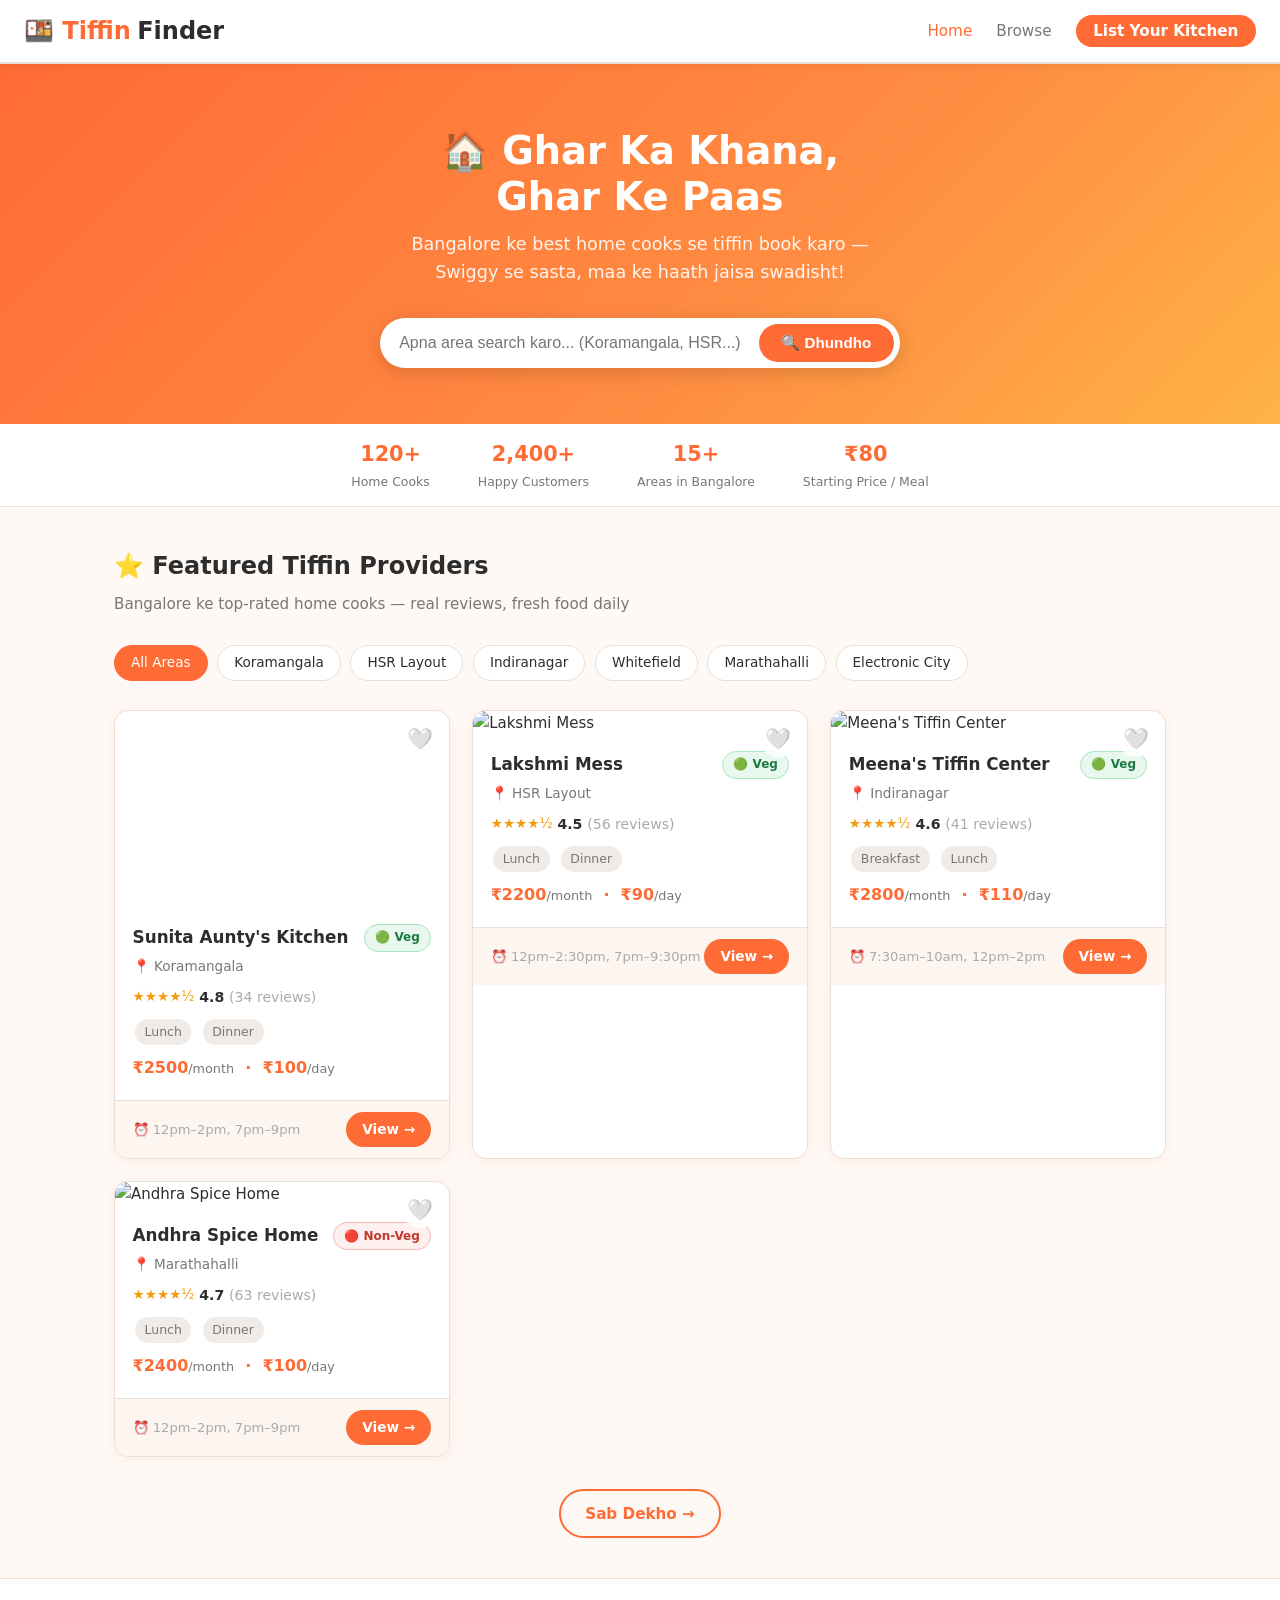
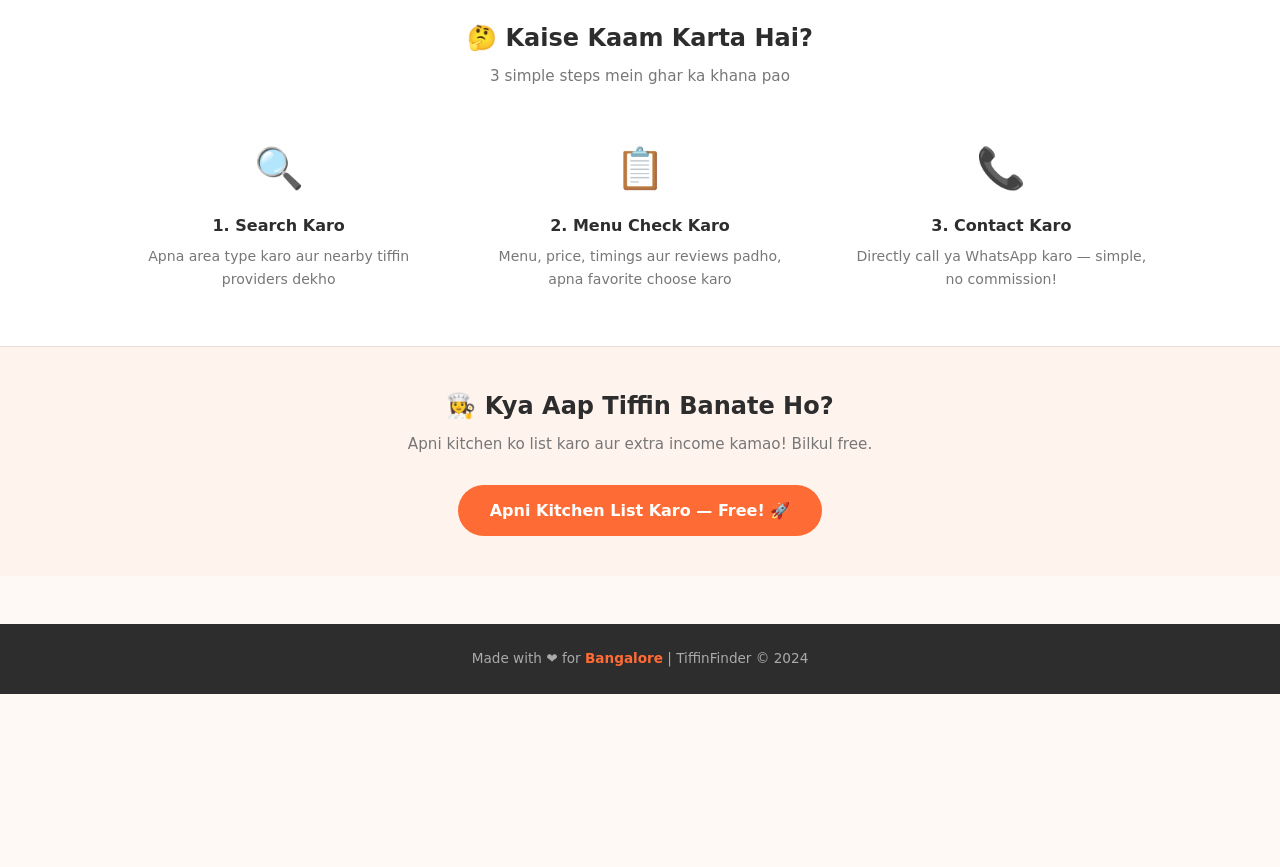
<file: index.html>
<!DOCTYPE html>
<html lang="en">
<head>
  <meta charset="UTF-8" />
  <meta name="viewport" content="width=device-width, initial-scale=1.0"/>
  <title>TiffinFinder Bangalore — Ghar Ka Khana, Ghar Ke Paas</title>
  <link rel="stylesheet" href="css/style.css"/>
  <style>
    /* Hero */
    .hero {
      background: linear-gradient(135deg, #FF6B35 0%, #FF8C42 60%, #FFB347 100%);
      color: white;
      padding: 4rem 1.5rem 3.5rem;
      text-align: center;
    }
    .hero h1 {
      font-size: 2.4rem;
      font-weight: 900;
      margin-bottom: 0.6rem;
      line-height: 1.2;
    }
    .hero p {
      font-size: 1.1rem;
      opacity: 0.92;
      margin-bottom: 2rem;
      max-width: 500px;
      margin-left: auto;
      margin-right: auto;
    }
    .search-wrapper {
      position: relative;
      max-width: 520px;
      margin: 0 auto;
    }
    .search-box {
      display: flex;
      gap: 0.5rem;
      background: white;
      border-radius: 50px;
      padding: 0.4rem 0.4rem 0.4rem 1.2rem;
      box-shadow: 0 4px 20px rgba(0,0,0,0.15);
    }

    /* Autocomplete dropdown */
    .autocomplete-list {
      position: absolute;
      top: calc(100% + 6px);
      left: 0; right: 0;
      background: white;
      border-radius: 14px;
      box-shadow: 0 8px 24px rgba(0,0,0,0.13);
      overflow: hidden;
      z-index: 200;
      display: none;
    }
    .autocomplete-list.open { display: block; }
    .ac-item {
      display: flex;
      align-items: center;
      gap: 0.7rem;
      padding: 0.7rem 1.2rem;
      cursor: pointer;
      font-size: 0.93rem;
      transition: background 0.15s;
      border-bottom: 1px solid #f3ede8;
    }
    .ac-item:last-child { border-bottom: none; }
    .ac-item:hover, .ac-item.highlighted {
      background: #fff3ee;
    }
    .ac-item .ac-icon { font-size: 1rem; min-width: 1.2rem; }
    .ac-item .ac-label { flex: 1; color: #2d2d2d; text-align: left; }
    .ac-item .ac-type {
      font-size: 0.75rem;
      color: #aaa;
      background: #f5f0eb;
      padding: 0.15rem 0.5rem;
      border-radius: 50px;
    }
    .search-box input {
      flex: 1;
      border: none;
      outline: none;
      font-size: 1rem;
      color: #333;
      background: transparent;
    }
    .search-box button {
      background: #FF6B35;
      color: white;
      border: none;
      padding: 0.6rem 1.4rem;
      border-radius: 50px;
      font-weight: 700;
      cursor: pointer;
      font-size: 0.95rem;
      transition: background 0.2s;
    }
    .search-box button:hover { background: #e55a26; }

    /* Stats bar */
    .stats-bar {
      background: white;
      border-bottom: 1px solid #e8e0d8;
      padding: 0.9rem 1.5rem;
      display: flex;
      justify-content: center;
      gap: 3rem;
    }
    .stat-item {
      text-align: center;
    }
    .stat-num {
      font-size: 1.3rem;
      font-weight: 800;
      color: #FF6B35;
    }
    .stat-label {
      font-size: 0.78rem;
      color: #777;
    }

    /* Areas quick filter */
    .areas-row {
      display: flex;
      gap: 0.6rem;
      flex-wrap: wrap;
      margin-bottom: 1.8rem;
    }
    .area-chip {
      padding: 0.4rem 1rem;
      background: white;
      border: 1.5px solid #e8e0d8;
      border-radius: 50px;
      font-size: 0.85rem;
      cursor: pointer;
      transition: all 0.2s;
      font-weight: 500;
    }
    .area-chip:hover, .area-chip.active {
      background: #FF6B35;
      color: white;
      border-color: #FF6B35;
    }

    /* How it works */
    .how-section {
      background: white;
      border-top: 1px solid #e8e0d8;
      border-bottom: 1px solid #e8e0d8;
    }
    .steps-grid {
      display: grid;
      grid-template-columns: repeat(3, 1fr);
      gap: 2rem;
    }
    .step {
      text-align: center;
      padding: 1rem;
    }
    .step-icon {
      font-size: 2.5rem;
      margin-bottom: 0.8rem;
    }
    .step h3 {
      font-size: 1rem;
      font-weight: 700;
      margin-bottom: 0.4rem;
    }
    .step p {
      font-size: 0.88rem;
      color: #777;
    }
    @media (max-width: 600px) {
      .hero h1 { font-size: 1.7rem; }
      .steps-grid { grid-template-columns: 1fr; gap: 1rem; }
      .stats-bar { gap: 1.5rem; }
    }
  </style>
</head>
<body>

<!-- Navbar -->
<nav class="navbar">
  <div class="logo">🍱 Tiffin<span>Finder</span></div>
  <ul class="nav-links">
    <li><a href="index.html" class="active">Home</a></li>
    <li><a href="listings.html">Browse</a></li>
    <li><a href="register.html" class="btn-nav">List Your Kitchen</a></li>
  </ul>
</nav>

<!-- Hero -->
<section class="hero">
  <h1>🏠 Ghar Ka Khana,<br/>Ghar Ke Paas</h1>
  <p>Bangalore ke best home cooks se tiffin book karo — Swiggy se sasta, maa ke haath jaisa swadisht!</p>
  <div class="search-wrapper">
    <div class="search-box">
      <input type="text" id="heroSearch" placeholder="Apna area search karo... (Koramangala, HSR...)"
             autocomplete="off" />
      <button onclick="searchArea()">🔍 Dhundho</button>
    </div>
    <div class="autocomplete-list" id="acList"></div>
  </div>
</section>

<!-- Stats -->
<div class="stats-bar">
  <div class="stat-item">
    <div class="stat-num">120+</div>
    <div class="stat-label">Home Cooks</div>
  </div>
  <div class="stat-item">
    <div class="stat-num">2,400+</div>
    <div class="stat-label">Happy Customers</div>
  </div>
  <div class="stat-item">
    <div class="stat-num">15+</div>
    <div class="stat-label">Areas in Bangalore</div>
  </div>
  <div class="stat-item">
    <div class="stat-num">₹80</div>
    <div class="stat-label">Starting Price / Meal</div>
  </div>
</div>

<!-- Featured Listings -->
<section class="section">
  <div class="container">
    <h2 class="section-title">⭐ Featured Tiffin Providers</h2>
    <p class="section-subtitle">Bangalore ke top-rated home cooks — real reviews, fresh food daily</p>

    <!-- Area Filter Chips -->
    <div class="areas-row" id="areaChips">
      <div class="area-chip active" onclick="filterByArea('all', this)">All Areas</div>
      <div class="area-chip" onclick="filterByArea('Koramangala', this)">Koramangala</div>
      <div class="area-chip" onclick="filterByArea('HSR Layout', this)">HSR Layout</div>
      <div class="area-chip" onclick="filterByArea('Indiranagar', this)">Indiranagar</div>
      <div class="area-chip" onclick="filterByArea('Whitefield', this)">Whitefield</div>
      <div class="area-chip" onclick="filterByArea('Marathahalli', this)">Marathahalli</div>
      <div class="area-chip" onclick="filterByArea('Electronic City', this)">Electronic City</div>
    </div>

    <div class="grid-3" id="featuredGrid">
      <!-- Cards injected by JS -->
      <div style="color:#aaa; padding:2rem; grid-column: 1/-1; text-align:center;">Loading tiffins... 🍱</div>
    </div>

    <div style="text-align:center; margin-top:2rem;">
      <a href="listings.html" class="btn btn-outline">Sab Dekho →</a>
    </div>
  </div>
</section>

<!-- How It Works -->
<section class="section how-section">
  <div class="container">
    <h2 class="section-title" style="text-align:center;">🤔 Kaise Kaam Karta Hai?</h2>
    <p class="section-subtitle" style="text-align:center; margin-bottom:2rem;">3 simple steps mein ghar ka khana pao</p>
    <div class="steps-grid">
      <div class="step">
        <div class="step-icon">🔍</div>
        <h3>1. Search Karo</h3>
        <p>Apna area type karo aur nearby tiffin providers dekho</p>
      </div>
      <div class="step">
        <div class="step-icon">📋</div>
        <h3>2. Menu Check Karo</h3>
        <p>Menu, price, timings aur reviews padho, apna favorite choose karo</p>
      </div>
      <div class="step">
        <div class="step-icon">📞</div>
        <h3>3. Contact Karo</h3>
        <p>Directly call ya WhatsApp karo — simple, no commission!</p>
      </div>
    </div>
  </div>
</section>

<!-- CTA for Cooks -->
<section class="section" style="background: #FFF3EE;">
  <div class="container" style="text-align:center;">
    <h2 class="section-title">👩‍🍳 Kya Aap Tiffin Banate Ho?</h2>
    <p class="section-subtitle">Apni kitchen ko list karo aur extra income kamao! Bilkul free.</p>
    <a href="register.html" class="btn btn-primary" style="font-size:1rem; padding:0.8rem 2rem;">Apni Kitchen List Karo — Free! 🚀</a>
  </div>
</section>

<!-- Footer -->
<footer>
  Made with ❤️ for <strong>Bangalore</strong> | TiffinFinder © 2024
</footer>

<!-- Toast -->
<div class="toast" id="toast"></div>

<script src="js/main.js"></script>
<script>
  // ---- Autocomplete ----
  // Suggestions: sirf areas
  let acData = [];
  let acIndex = -1;

  loadTiffins().then(data => {
    // Sirf unique areas
    acData = [...new Set(data.map(t => t.area))];
  });

  const heroInput = document.getElementById('heroSearch');
  const acList    = document.getElementById('acList');

  heroInput.addEventListener('input', function () {
    const q = this.value.trim().toLowerCase();
    acIndex = -1;
    if (!q) { closeAC(); return; }

    const matches = acData.filter(area => area.toLowerCase().includes(q)).slice(0, 7);
    if (!matches.length) { closeAC(); return; }

    acList.innerHTML = matches.map((area, i) => `
      <div class="ac-item" data-index="${i}"
           data-label="${area}" data-type="Area"
           onmousedown="pickSuggestion(this)">
        <span class="ac-icon">📍</span>
        <span class="ac-label">${highlightMatch(area, q)}</span>
      </div>
    `).join('');
    acList.classList.add('open');
  });

  heroInput.addEventListener('keydown', function (e) {
    const items = acList.querySelectorAll('.ac-item');
    if (e.key === 'ArrowDown') {
      e.preventDefault();
      acIndex = Math.min(acIndex + 1, items.length - 1);
      items.forEach((el, i) => el.classList.toggle('highlighted', i === acIndex));
    } else if (e.key === 'ArrowUp') {
      e.preventDefault();
      acIndex = Math.max(acIndex - 1, -1);
      items.forEach((el, i) => el.classList.toggle('highlighted', i === acIndex));
    } else if (e.key === 'Enter') {
      if (acIndex >= 0 && items[acIndex]) {
        pickSuggestion(items[acIndex]);
      } else {
        searchArea();
      }
    } else if (e.key === 'Escape') {
      closeAC();
    }
  });

  document.addEventListener('click', e => {
    if (!e.target.closest('.search-wrapper')) closeAC();
  });

  function pickSuggestion(el) {
    const label = el.dataset.label;
    heroInput.value = label;
    closeAC();
    window.location.href = `listings.html?area=${encodeURIComponent(label)}`;
  }

  function closeAC() {
    acList.classList.remove('open');
    acList.innerHTML = '';
    acIndex = -1;
  }

  function highlightMatch(text, query) {
    const idx = text.toLowerCase().indexOf(query);
    if (idx === -1) return text;
    return text.slice(0, idx) +
      `<strong style="color:#FF6B35;">${text.slice(idx, idx + query.length)}</strong>` +
      text.slice(idx + query.length);
  }

  // ---- Search ----
  function searchArea() {
    const val = heroInput.value.trim();
    closeAC();
    if (val) {
      window.location.href = `listings.html?area=${encodeURIComponent(val)}`;
    }
  }

  function filterByArea(area, el) {
    document.querySelectorAll('.area-chip').forEach(c => c.classList.remove('active'));
    el.classList.add('active');
    renderFeatured(area);
  }

  async function renderFeatured(filterArea = 'all') {
    const data = await loadTiffins();
    const featured = filterArea === 'all'
      ? data.filter(t => t.featured)
      : data.filter(t => t.area === filterArea);

    const grid = document.getElementById('featuredGrid');
    if (!featured.length) {
      grid.innerHTML = `<p style="color:#aaa; padding:2rem; grid-column:1/-1; text-align:center;">Is area mein koi listing nahi hai abhi 😔</p>`;
      return;
    }
    grid.innerHTML = featured.map(t => buildCard(t)).join('');
    updateFavButtons();
  }

  document.addEventListener('DOMContentLoaded', () => renderFeatured());
</script>
</body>
</html>
</file>
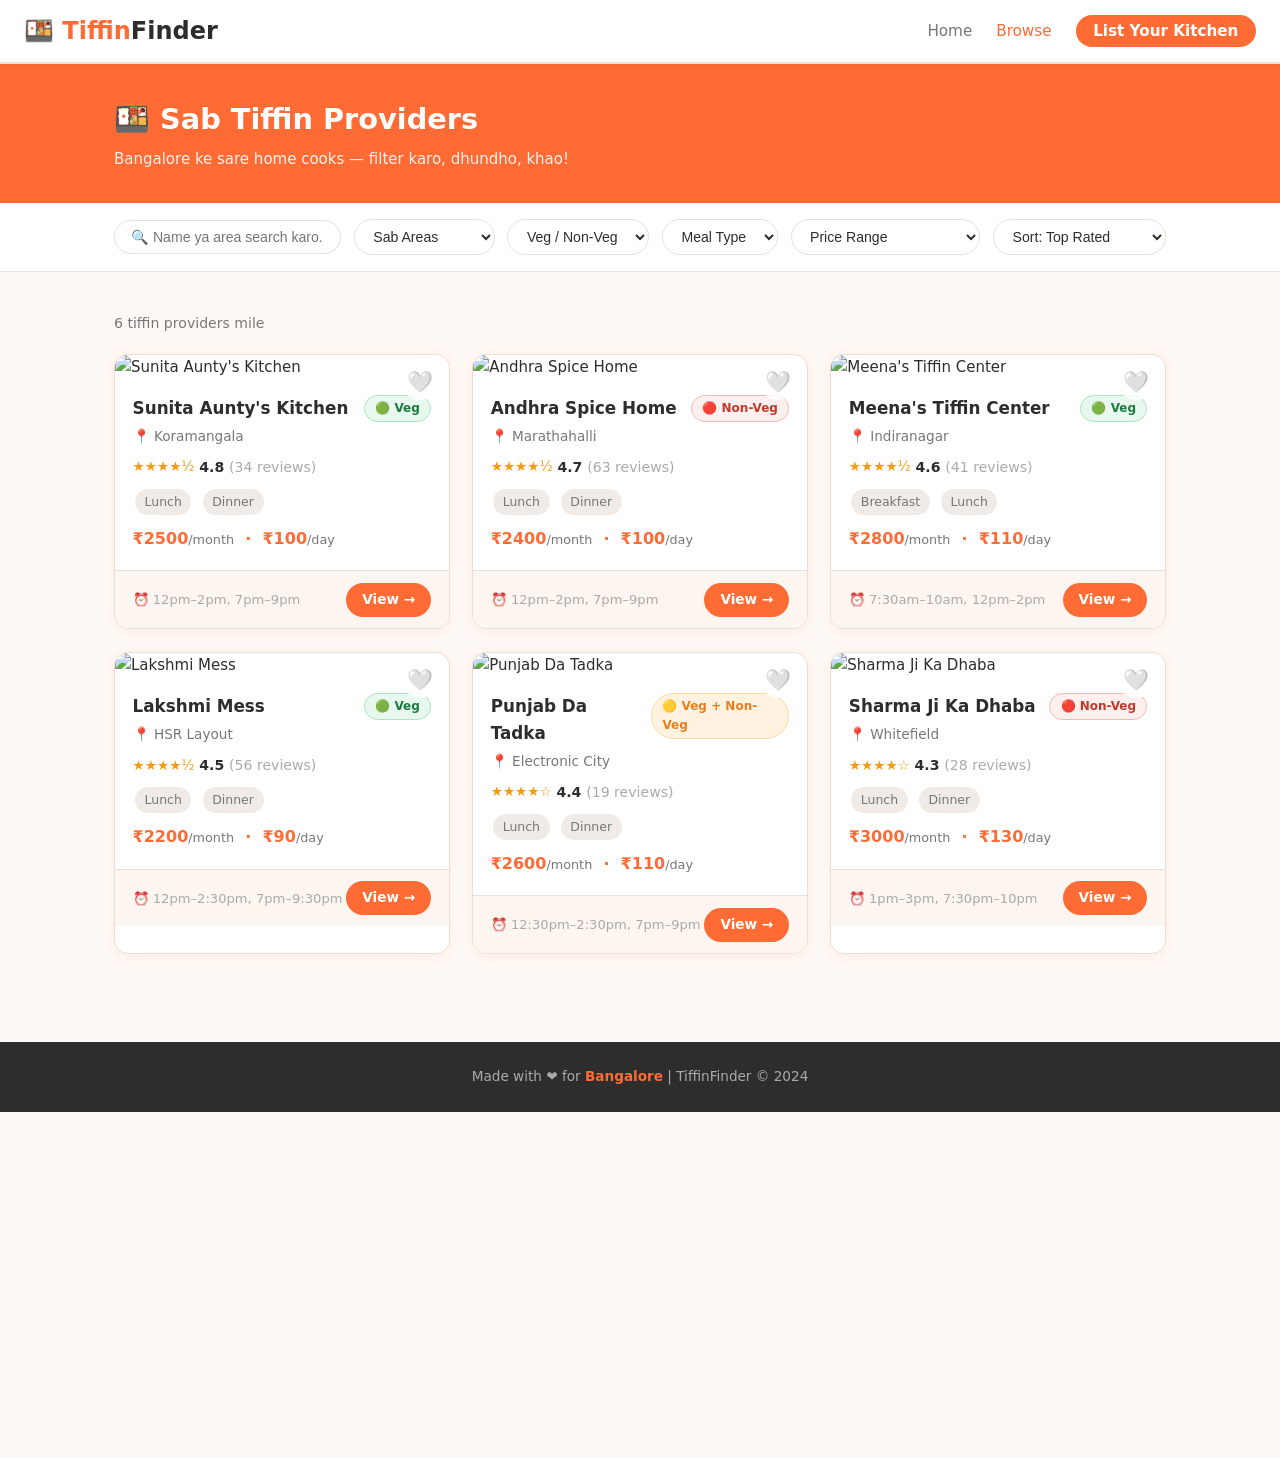
<file: listings.html>
<!DOCTYPE html>
<html lang="en">
<head>
  <meta charset="UTF-8"/>
  <meta name="viewport" content="width=device-width, initial-scale=1.0"/>
  <title>Browse Tiffins — TiffinFinder Bangalore</title>
  <link rel="stylesheet" href="css/style.css"/>
  <style>
    .page-header {
      background: var(--primary);
      color: white;
      padding: 2rem 1.5rem;
    }
    .page-header h1 { font-size: 1.8rem; font-weight: 800; }
    .page-header p  { opacity: 0.9; margin-top: 0.3rem; }

    .filter-bar {
      background: white;
      border-bottom: 1px solid var(--border);
      padding: 1rem 0;
      position: sticky;
      top: 64px;
      z-index: 50;
    }
    .filter-inner {
      display: flex;
      gap: 0.8rem;
      flex-wrap: wrap;
      align-items: center;
    }
    .filter-select {
      padding: 0.5rem 0.9rem;
      border: 1.5px solid var(--border);
      border-radius: 50px;
      font-size: 0.88rem;
      background: white;
      color: var(--text);
      cursor: pointer;
      outline: none;
      transition: border-color 0.2s;
    }
    .filter-select:focus {
      border-color: var(--primary);
    }
    .search-inline {
      flex: 1;
      min-width: 200px;
      padding: 0.5rem 1rem;
      border: 1.5px solid var(--border);
      border-radius: 50px;
      font-size: 0.88rem;
      outline: none;
      transition: border-color 0.2s;
    }
    .search-inline:focus {
      border-color: var(--primary);
    }
    .results-count {
      font-size: 0.88rem;
      color: var(--text-muted);
      margin-bottom: 1.2rem;
    }
    .no-results {
      text-align: center;
      padding: 4rem 1rem;
      color: var(--text-muted);
      grid-column: 1/-1;
    }
    .no-results .emoji { font-size: 3rem; display: block; margin-bottom: 1rem; }
  </style>
</head>
<body>

<!-- Navbar -->
<nav class="navbar">
  <div class="logo"><a href="index.html">🍱 Tiffin<span>Finder</span></a></div>
  <ul class="nav-links">
    <li><a href="index.html">Home</a></li>
    <li><a href="listings.html" class="active">Browse</a></li>
    <li><a href="register.html" class="btn-nav">List Your Kitchen</a></li>
  </ul>
</nav>

<!-- Page Header -->
<div class="page-header">
  <div class="container">
    <h1>🍱 Sab Tiffin Providers</h1>
    <p>Bangalore ke sare home cooks — filter karo, dhundho, khao!</p>
  </div>
</div>

<!-- Filter Bar -->
<div class="filter-bar">
  <div class="container">
    <div class="filter-inner">
      <input class="search-inline" type="text" id="searchInput" placeholder="🔍 Name ya area search karo..."/>
      <select class="filter-select" id="areaFilter">
        <option value="">Sab Areas</option>
        <option>Koramangala</option>
        <option>HSR Layout</option>
        <option>Indiranagar</option>
        <option>Whitefield</option>
        <option>Marathahalli</option>
        <option>Electronic City</option>
      </select>
      <select class="filter-select" id="typeFilter">
        <option value="">Veg / Non-Veg</option>
        <option value="Veg">🟢 Veg Only</option>
        <option value="Non-Veg">🔴 Non-Veg</option>
        <option value="Both">🟡 Both</option>
      </select>
      <select class="filter-select" id="mealFilter">
        <option value="">Meal Type</option>
        <option value="Breakfast">Breakfast</option>
        <option value="Lunch">Lunch</option>
        <option value="Dinner">Dinner</option>
      </select>
      <select class="filter-select" id="priceFilter">
        <option value="">Price Range</option>
        <option value="low">₹ Under ₹2500/month</option>
        <option value="mid">₹₹ ₹2500–₹3000</option>
        <option value="high">₹₹₹ Above ₹3000</option>
      </select>
      <select class="filter-select" id="sortFilter">
        <option value="rating">Sort: Top Rated</option>
        <option value="price_asc">Sort: Price ↑</option>
        <option value="price_desc">Sort: Price ↓</option>
        <option value="reviews">Sort: Most Reviews</option>
      </select>
    </div>
  </div>
</div>

<!-- Listings -->
<section class="section">
  <div class="container">
    <p class="results-count" id="resultsCount">Loading...</p>
    <div class="grid-3" id="listingsGrid">
      <div style="color:#aaa; padding:2rem; grid-column:1/-1; text-align:center;">Loading tiffins... 🍱</div>
    </div>
  </div>
</section>

<!-- Footer -->
<footer>
  Made with ❤️ for <strong>Bangalore</strong> | TiffinFinder © 2024
</footer>

<div class="toast" id="toast"></div>

<script src="js/main.js"></script>
<script src="js/listings.js"></script>
</body>
</html>
</file>
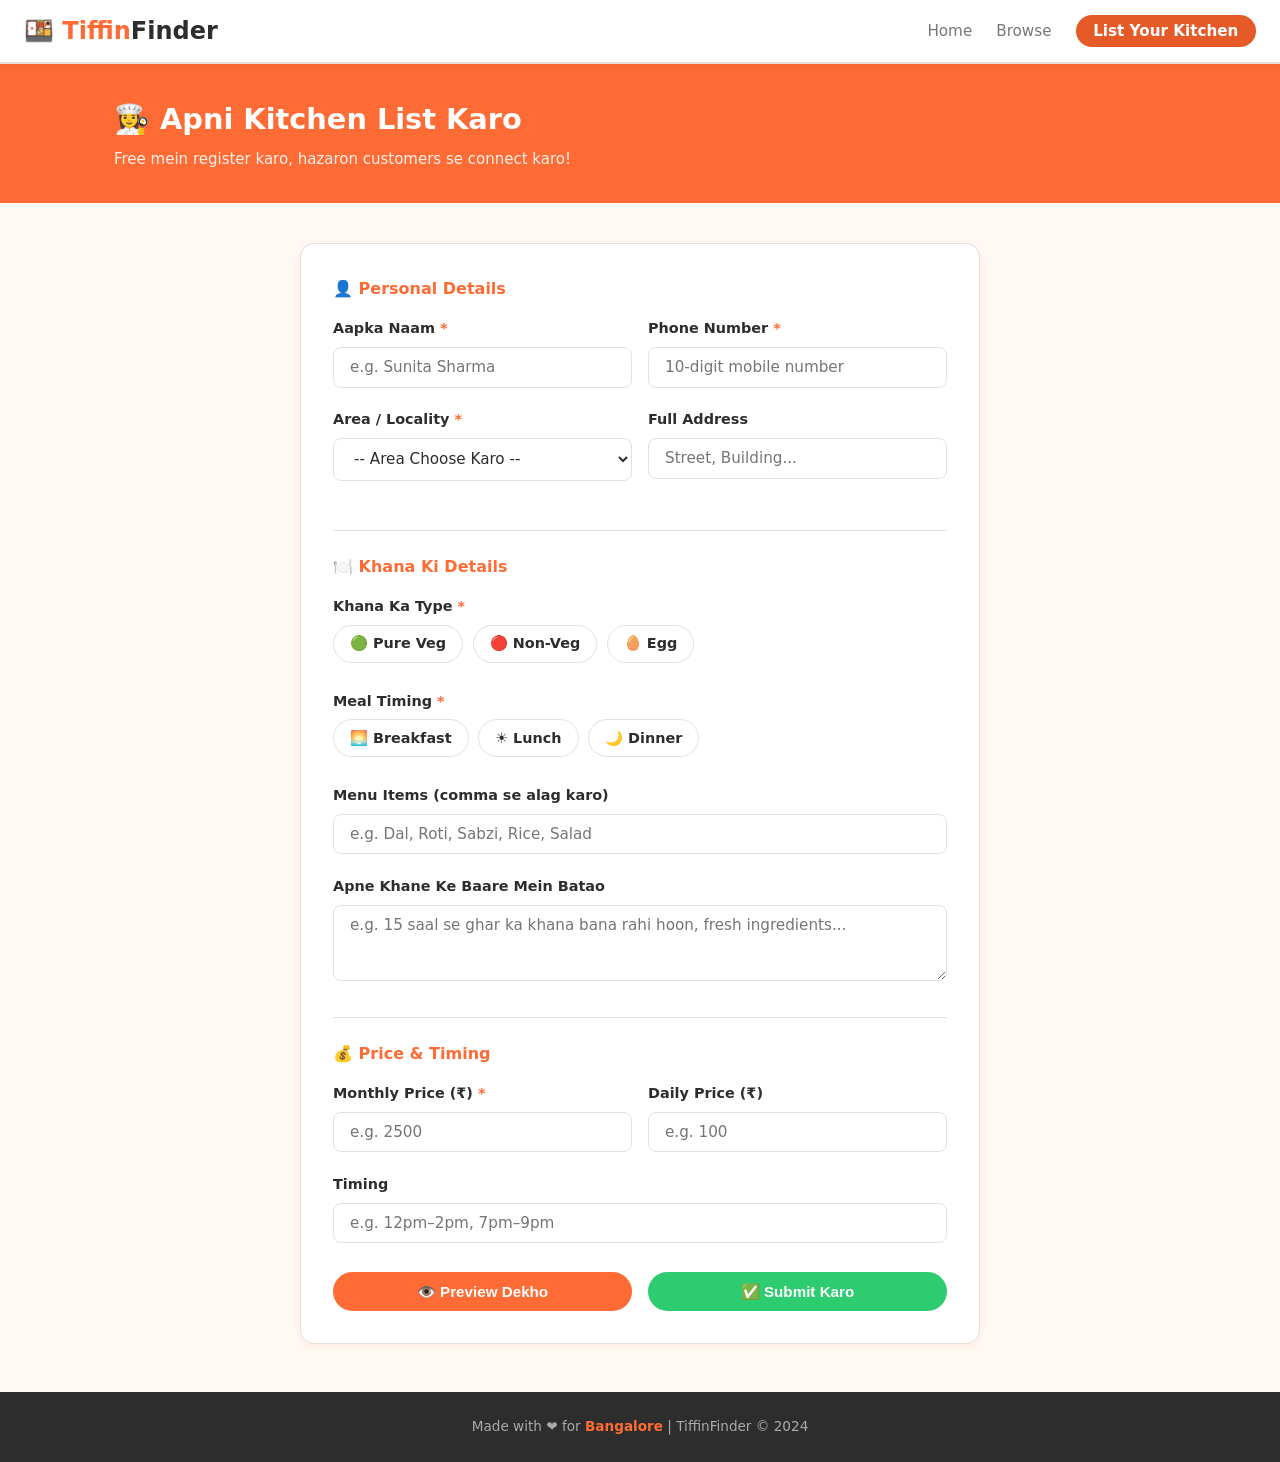
<file: register.html>
<!DOCTYPE html>
<html lang="en">
<head>
  <meta charset="UTF-8"/>
  <meta name="viewport" content="width=device-width, initial-scale=1.0"/>
  <title>Register Your Kitchen — TiffinFinder</title>
  <link rel="stylesheet" href="css/style.css"/>
  <style>
    .page-header {
      background: var(--primary);
      color: white;
      padding: 2rem 1.5rem;
    }
    .page-header h1 { font-size: 1.8rem; font-weight: 800; }
    .page-header p  { opacity: 0.9; margin-top: 0.3rem; }

    .form-container {
      max-width: 680px;
      margin: 2.5rem auto;
      background: white;
      border-radius: var(--radius);
      padding: 2rem;
      box-shadow: var(--card-shadow);
      border: 1px solid var(--border);
    }

    .form-group {
      margin-bottom: 1.3rem;
    }
    .form-group label {
      display: block;
      font-weight: 600;
      font-size: 0.9rem;
      margin-bottom: 0.4rem;
      color: var(--text);
    }
    .form-group label .req { color: var(--primary); }

    .form-control {
      width: 100%;
      padding: 0.65rem 1rem;
      border: 1.5px solid var(--border);
      border-radius: var(--radius-sm);
      font-size: 0.95rem;
      outline: none;
      transition: border-color 0.2s;
      font-family: inherit;
      color: var(--text);
      background: white;
    }
    .form-control:focus {
      border-color: var(--primary);
    }
    .form-control.error {
      border-color: #e74c3c;
    }
    .error-msg {
      color: #e74c3c;
      font-size: 0.8rem;
      margin-top: 0.3rem;
      display: none;
    }

    .form-row {
      display: grid;
      grid-template-columns: 1fr 1fr;
      gap: 1rem;
    }

    .checkbox-group {
      display: flex;
      flex-wrap: wrap;
      gap: 0.6rem;
      margin-top: 0.4rem;
    }
    .checkbox-label {
      display: flex;
      align-items: center;
      gap: 0.4rem;
      padding: 0.4rem 1rem;
      border: 1.5px solid var(--border);
      border-radius: 50px;
      cursor: pointer;
      font-size: 0.88rem;
      transition: all 0.2s;
      user-select: none;
    }
    .checkbox-label input { display: none; }
    .checkbox-label.checked {
      background: var(--primary);
      color: white;
      border-color: var(--primary);
    }

    .section-divider {
      border: none;
      border-top: 1px solid var(--border);
      margin: 1.8rem 0 1.4rem;
    }
    .form-section-title {
      font-size: 1rem;
      font-weight: 700;
      color: var(--primary);
      margin-bottom: 1rem;
    }

    /* Preview Card */
    .preview-section {
      max-width: 680px;
      margin: 0 auto 2.5rem;
    }
    .preview-section h3 {
      font-size: 1rem;
      font-weight: 700;
      color: var(--text-muted);
      margin-bottom: 1rem;
    }

    /* Success State */
    .success-box {
      text-align: center;
      padding: 3rem 2rem;
      display: none;
    }
    .success-box .success-icon { font-size: 4rem; }
    .success-box h2 { font-size: 1.5rem; margin: 1rem 0 0.5rem; color: var(--secondary); }
    .success-box p { color: var(--text-muted); }

    @media (max-width: 600px) {
      .form-row { grid-template-columns: 1fr; }
      .form-container { padding: 1.3rem; margin: 1.5rem 1rem; }
    }
  </style>
</head>
<body>

<!-- Navbar -->
<nav class="navbar">
  <div class="logo"><a href="index.html">🍱 Tiffin<span>Finder</span></a></div>
  <ul class="nav-links">
    <li><a href="index.html">Home</a></li>
    <li><a href="listings.html">Browse</a></li>
    <li><a href="register.html" class="btn-nav active" style="background:#e55a26;">List Your Kitchen</a></li>
  </ul>
</nav>

<!-- Page Header -->
<div class="page-header">
  <div class="container">
    <h1>👩‍🍳 Apni Kitchen List Karo</h1>
    <p>Free mein register karo, hazaron customers se connect karo!</p>
  </div>
</div>

<div class="container">
  <!-- Registration Form -->
  <div class="form-container" id="formContainer">

    <!-- Success Box (hidden initially) -->
    <div class="success-box" id="successBox">
      <div class="success-icon">🎉</div>
      <h2>Registration Ho Gaya!</h2>
      <p>Badhai ho! Aapki kitchen list ho gayi hai. Hum jald hi aapse contact karenge.</p>
      <br/>
      <a href="index.html" class="btn btn-primary">Home Pe Jao</a>
      &nbsp;
      <a href="listings.html" class="btn btn-outline">Listings Dekho</a>
    </div>

    <!-- Form -->
    <form id="registerForm">
      <p class="form-section-title">👤 Personal Details</p>

      <div class="form-row">
        <div class="form-group">
          <label>Aapka Naam <span class="req">*</span></label>
          <input class="form-control" id="cookName" type="text" placeholder="e.g. Sunita Sharma"/>
          <div class="error-msg" id="cookNameErr">Naam bharna zaroori hai</div>
        </div>
        <div class="form-group">
          <label>Phone Number <span class="req">*</span></label>
          <input class="form-control" id="cookPhone" type="tel" placeholder="10-digit mobile number"/>
          <div class="error-msg" id="cookPhoneErr">Valid phone number daalo</div>
        </div>
      </div>

      <div class="form-row">
        <div class="form-group">
          <label>Area / Locality <span class="req">*</span></label>
          <select class="form-control" id="cookArea">
            <option value="">-- Area Choose Karo --</option>
            <option>Koramangala</option>
            <option>HSR Layout</option>
            <option>Indiranagar</option>
            <option>Whitefield</option>
            <option>Marathahalli</option>
            <option>Electronic City</option>
            <option>BTM Layout</option>
            <option>JP Nagar</option>
            <option>Jayanagar</option>
            <option>Bannerghatta Road</option>
          </select>
          <div class="error-msg" id="cookAreaErr">Area choose karo</div>
        </div>
        <div class="form-group">
          <label>Full Address</label>
          <input class="form-control" id="cookAddress" type="text" placeholder="Street, Building..."/>
        </div>
      </div>

      <hr class="section-divider"/>
      <p class="form-section-title">🍽️ Khana Ki Details</p>

      <div class="form-group">
        <label>Khana Ka Type <span class="req">*</span></label>
        <div class="checkbox-group">
          <label class="checkbox-label" id="lblVeg"><input type="checkbox" value="Veg" onchange="toggleCheck(this, 'lblVeg')"/> 🟢 Pure Veg</label>
          <label class="checkbox-label" id="lblNonVeg"><input type="checkbox" value="Non-Veg" onchange="toggleCheck(this, 'lblNonVeg')"/> 🔴 Non-Veg</label>
          <label class="checkbox-label" id="lblEgg"><input type="checkbox" value="Egg" onchange="toggleCheck(this, 'lblEgg')"/> 🥚 Egg</label>
        </div>
      </div>

      <div class="form-group">
        <label>Meal Timing <span class="req">*</span></label>
        <div class="checkbox-group">
          <label class="checkbox-label" id="lblBreakfast"><input type="checkbox" value="Breakfast" onchange="toggleCheck(this, 'lblBreakfast')"/> 🌅 Breakfast</label>
          <label class="checkbox-label" id="lblLunch"><input type="checkbox" value="Lunch" onchange="toggleCheck(this, 'lblLunch')"/> ☀️ Lunch</label>
          <label class="checkbox-label" id="lblDinner"><input type="checkbox" value="Dinner" onchange="toggleCheck(this, 'lblDinner')"/> 🌙 Dinner</label>
        </div>
      </div>

      <div class="form-group">
        <label>Menu Items (comma se alag karo)</label>
        <input class="form-control" id="cookMenu" type="text" placeholder="e.g. Dal, Roti, Sabzi, Rice, Salad"/>
      </div>

      <div class="form-group">
        <label>Apne Khane Ke Baare Mein Batao</label>
        <textarea class="form-control" id="cookDesc" rows="3" placeholder="e.g. 15 saal se ghar ka khana bana rahi hoon, fresh ingredients..."></textarea>
      </div>

      <hr class="section-divider"/>
      <p class="form-section-title">💰 Price & Timing</p>

      <div class="form-row">
        <div class="form-group">
          <label>Monthly Price (₹) <span class="req">*</span></label>
          <input class="form-control" id="cookPriceMonthly" type="number" placeholder="e.g. 2500" min="500"/>
          <div class="error-msg" id="cookPriceErr">Valid price daalo</div>
        </div>
        <div class="form-group">
          <label>Daily Price (₹)</label>
          <input class="form-control" id="cookPriceDaily" type="number" placeholder="e.g. 100" min="30"/>
        </div>
      </div>

      <div class="form-group">
        <label>Timing</label>
        <input class="form-control" id="cookTiming" type="text" placeholder="e.g. 12pm–2pm, 7pm–9pm"/>
      </div>

      <div style="margin-top:1.8rem; display:flex; gap:1rem;">
        <button type="button" class="btn btn-primary" onclick="previewCard()" style="flex:1;">👁️ Preview Dekho</button>
        <button type="submit" class="btn btn-green" style="flex:1;">✅ Submit Karo</button>
      </div>
    </form>
  </div>

  <!-- Preview -->
  <div class="preview-section" id="previewSection" style="display:none;">
    <h3>👁️ Aapka Card Preview:</h3>
    <div id="previewCard"></div>
  </div>
</div>

<footer>
  Made with ❤️ for <strong>Bangalore</strong> | TiffinFinder © 2024
</footer>

<div class="toast" id="toast"></div>

<script src="js/main.js"></script>
<script src="js/register.js"></script>
</body>
</html>
</file>
<file: css/style.css>
/* ===========================
   TiffinFinder - Main Styles
   =========================== */

/* Reset & Base */
* {
  margin: 0;
  padding: 0;
  box-sizing: border-box;
}

:root {
  --primary: #FF6B35;
  --primary-dark: #e55a26;
  --secondary: #2ECC71;
  --bg: #FFF9F5;
  --white: #ffffff;
  --text: #2d2d2d;
  --text-muted: #777;
  --border: #e8e0d8;
  --card-shadow: 0 2px 12px rgba(255,107,53,0.10);
  --radius: 14px;
  --radius-sm: 8px;
}

body {
  font-family: 'Segoe UI', system-ui, -apple-system, sans-serif;
  background: var(--bg);
  color: var(--text);
  line-height: 1.6;
  font-size: 15px;
}

a {
  text-decoration: none;
  color: inherit;
}

/* ===========================
   NAVBAR
   =========================== */
.navbar {
  background: var(--white);
  border-bottom: 2px solid var(--border);
  padding: 0 1.5rem;
  display: flex;
  align-items: center;
  justify-content: space-between;
  height: 64px;
  position: sticky;
  top: 0;
  z-index: 100;
  box-shadow: 0 2px 8px rgba(0,0,0,0.06);
}

.logo {
  font-size: 1.5rem;
  font-weight: 800;
  color: var(--primary);
  display: flex;
  align-items: center;
  gap: 0.4rem;
}

.logo span {
  color: var(--text);
}

.nav-links {
  display: flex;
  gap: 1.5rem;
  list-style: none;
  align-items: center;
}

.nav-links a {
  color: var(--text-muted);
  font-weight: 500;
  transition: color 0.2s;
  font-size: 0.95rem;
}

.nav-links a:hover,
.nav-links a.active {
  color: var(--primary);
}

.btn-nav {
  background: var(--primary);
  color: var(--white) !important;
  padding: 0.45rem 1.1rem;
  border-radius: 50px;
  font-weight: 600 !important;
  transition: background 0.2s !important;
}

.btn-nav:hover {
  background: var(--primary-dark) !important;
}

/* ===========================
   BUTTONS
   =========================== */
.btn {
  display: inline-block;
  padding: 0.65rem 1.5rem;
  border-radius: 50px;
  font-weight: 600;
  font-size: 0.95rem;
  cursor: pointer;
  border: none;
  transition: all 0.2s;
}

.btn-primary {
  background: var(--primary);
  color: var(--white);
}

.btn-primary:hover {
  background: var(--primary-dark);
  transform: translateY(-1px);
}

.btn-outline {
  background: transparent;
  color: var(--primary);
  border: 2px solid var(--primary);
}

.btn-outline:hover {
  background: var(--primary);
  color: var(--white);
}

.btn-green {
  background: var(--secondary);
  color: var(--white);
}

/* ===========================
   CARDS
   =========================== */
.card {
  background: var(--white);
  border-radius: var(--radius);
  box-shadow: var(--card-shadow);
  overflow: hidden;
  transition: transform 0.2s, box-shadow 0.2s;
  border: 1px solid var(--border);
}

.card:hover {
  transform: translateY(-4px);
  box-shadow: 0 8px 24px rgba(255,107,53,0.15);
}

.card-img {
  width: 100%;
  height: 190px;
  object-fit: cover;
}

.card-body {
  padding: 1rem 1.1rem 1.2rem;
}

.card-title {
  font-size: 1.05rem;
  font-weight: 700;
  margin-bottom: 0.3rem;
  color: var(--text);
}

.card-area {
  font-size: 0.85rem;
  color: var(--text-muted);
  margin-bottom: 0.5rem;
  display: flex;
  align-items: center;
  gap: 0.3rem;
}

.badge {
  display: inline-block;
  padding: 0.2rem 0.65rem;
  border-radius: 50px;
  font-size: 0.75rem;
  font-weight: 600;
}

.badge-veg {
  background: #e8f8ef;
  color: #1a7a40;
  border: 1px solid #a8e6bf;
}

.badge-nonveg {
  background: #fef0ee;
  color: #c0392b;
  border: 1px solid #f5b7b1;
}

.badge-both {
  background: #fff3e0;
  color: #e67e22;
  border: 1px solid #fad7a0;
}

.card-rating {
  display: flex;
  align-items: center;
  gap: 0.3rem;
  font-size: 0.88rem;
  margin: 0.5rem 0;
}

.stars {
  color: #f39c12;
  font-size: 0.85rem;
}

.card-price {
  font-size: 1rem;
  font-weight: 700;
  color: var(--primary);
  margin-top: 0.5rem;
}

.card-price span {
  font-size: 0.8rem;
  font-weight: 400;
  color: var(--text-muted);
}

.card-footer {
  padding: 0.7rem 1.1rem;
  background: #fdf5f0;
  border-top: 1px solid var(--border);
  display: flex;
  justify-content: space-between;
  align-items: center;
}

/* ===========================
   GRID
   =========================== */
.grid-3 {
  display: grid;
  grid-template-columns: repeat(3, 1fr);
  gap: 1.4rem;
}

.grid-2 {
  display: grid;
  grid-template-columns: repeat(2, 1fr);
  gap: 1.4rem;
}

@media (max-width: 900px) {
  .grid-3 { grid-template-columns: repeat(2, 1fr); }
}

@media (max-width: 600px) {
  .grid-3, .grid-2 { grid-template-columns: 1fr; }
  .navbar { padding: 0 1rem; }
  .nav-links { gap: 1rem; }
}

/* ===========================
   SECTION & LAYOUT
   =========================== */
.container {
  max-width: 1100px;
  margin: 0 auto;
  padding: 0 1.5rem;
}

.section {
  padding: 2.5rem 0;
}

.section-title {
  font-size: 1.5rem;
  font-weight: 800;
  margin-bottom: 0.4rem;
  color: var(--text);
}

.section-subtitle {
  color: var(--text-muted);
  margin-bottom: 1.8rem;
  font-size: 0.95rem;
}

/* ===========================
   TAGS / CHIPS
   =========================== */
.tag {
  display: inline-block;
  background: #f0ebe6;
  color: var(--text-muted);
  padding: 0.2rem 0.6rem;
  border-radius: 50px;
  font-size: 0.78rem;
  margin: 0.15rem;
}

/* ===========================
   FAVE HEART BUTTON
   =========================== */
.fav-btn {
  background: none;
  border: none;
  font-size: 1.3rem;
  cursor: pointer;
  color: #ccc;
  transition: color 0.2s, transform 0.2s;
  padding: 0;
}

.fav-btn.active,
.fav-btn:hover {
  color: #e74c3c;
  transform: scale(1.15);
}

/* ===========================
   FOOTER
   =========================== */
footer {
  background: var(--text);
  color: #aaa;
  text-align: center;
  padding: 1.5rem;
  font-size: 0.85rem;
  margin-top: 3rem;
}

footer strong {
  color: var(--primary);
}

/* ===========================
   TOAST NOTIFICATION
   =========================== */
.toast {
  position: fixed;
  bottom: 2rem;
  right: 2rem;
  background: var(--text);
  color: white;
  padding: 0.8rem 1.4rem;
  border-radius: var(--radius-sm);
  font-size: 0.9rem;
  z-index: 999;
  opacity: 0;
  transform: translateY(20px);
  transition: all 0.3s;
  pointer-events: none;
}

.toast.show {
  opacity: 1;
  transform: translateY(0);
}
</file>
